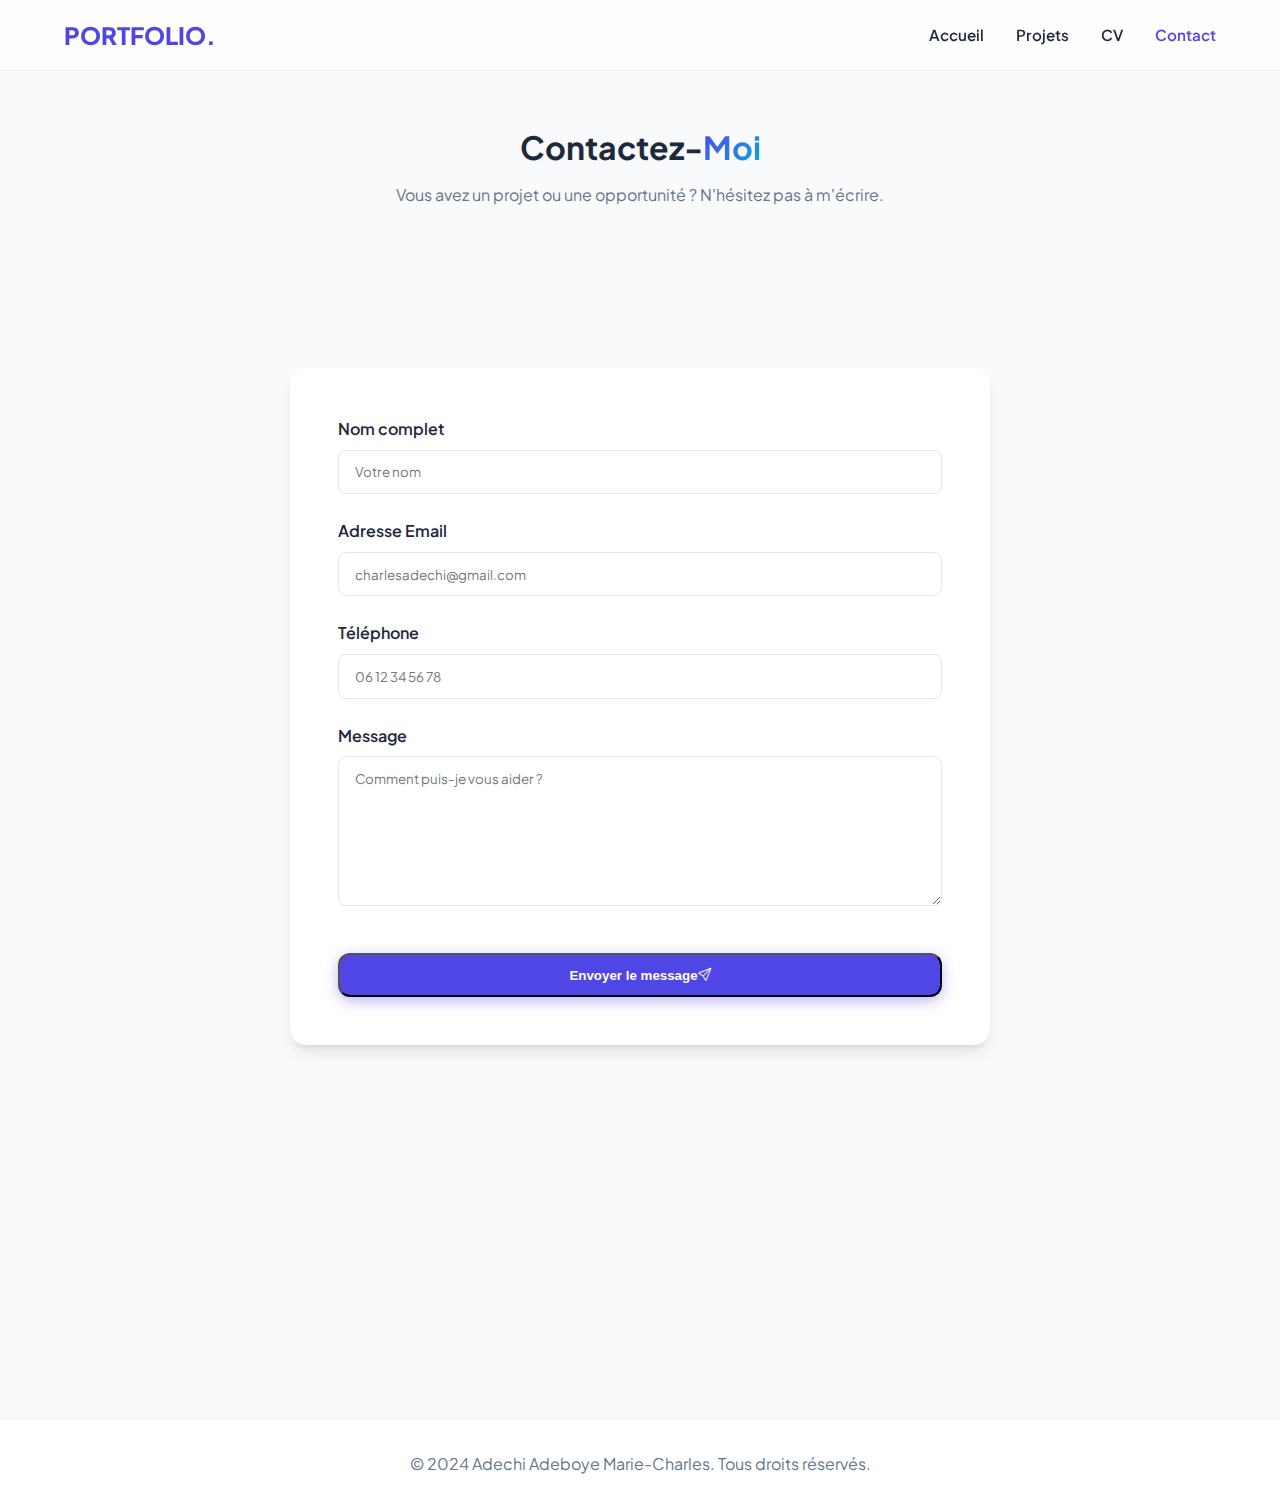
<file: contact.html>
<!DOCTYPE html>
<html lang="fr">
<head>
    <meta charset="UTF-8">
    <meta name="viewport" content="width=device-width, initial-scale=1.0">
    <title>Contact - Portfolio</title>
    
    <link rel="preconnect" href="https://fonts.googleapis.com">
    <link rel="preconnect" href="https://fonts.gstatic.com" crossorigin>
    <link href="https://fonts.googleapis.com/css2?family=Plus+Jakarta+Sans:wght@300;400;600;700;800&display=swap" rel="stylesheet">
    <link rel="stylesheet" href="https://cdn.jsdelivr.net/npm/bootstrap-icons@1.10.0/font/bootstrap-icons.css">
    <link rel="stylesheet" href="css/modern-style.css">
    <link rel="icon" type="image/x-icon" href="assets/favicon.ico" />
</head>
<body>

    <nav class="navbar">
        <a href="index.html" class="logo">PORTFOLIO<span style="color:var(--primary)">.</span></a>
        <div class="nav-toggle"><i class="bi bi-list"></i></div>
        <ul class="nav-links">
            <li><a href="index.html">Accueil</a></li>
            <li><a href="projects.html">Projets</a></li>
            <li><a href="resume.html">CV</a></li>
            <li><a href="contact.html" class="active">Contact</a></li>
        </ul>
    </nav>

    <header class="section" style="padding-top: 8rem; text-align: center;">
        <div class="section-title" data-aos="fade-up">
            <h1>Contactez-<span class="text-gradient">Moi</span></h1>
            <p style="color: var(--gray);">Vous avez un projet ou une opportunité ? N'hésitez pas à m'écrire.</p>
        </div>
    </header>

    <section class="section" style="padding-top: 0;">
        <div class="form-container" data-aos="fade-up" style="transition-delay: 0.1s">
            <form id="contactForm" name="contact" method="POST" data-netlify="true">
                <!-- Champ caché requis par Netlify pour identifier le formulaire -->
                <input type="hidden" name="form-name" value="contact">
                
                <div class="form-group">
                    <label for="name">Nom complet</label>
                    <input class="form-control" id="name" name="name" type="text" placeholder="Votre nom" required />
                </div>

                <div class="form-group">
                    <label for="email">Adresse Email</label>
                    <input class="form-control" id="email" name="email" type="email" placeholder="charlesadechi@gmail.com" required />
                </div>

                <div class="form-group">
                    <label for="phone">Téléphone</label>
                    <input class="form-control" id="phone" name="phone" type="tel" placeholder="06 12 34 56 78" required />
                </div>

                <div class="form-group">
                    <label for="message">Message</label>
                    <textarea class="form-control" id="message" name="message" placeholder="Comment puis-je vous aider ?" required></textarea>
                </div>

                <button class="btn btn-primary" id="submitButton" type="submit" style="width: 100%; margin-top: 1rem;">
                    Envoyer le message <i class="bi bi-send"></i>
                </button>
            </form>
        </div>
    </section>

    <section class="section" style="text-align: center;" data-aos="fade-up">
        <div style="display: flex; justify-content: center; gap: 2rem; flex-wrap: wrap;">
            <div>
                <i class="bi bi-envelope text-gradient" style="font-size: 2rem;"></i>
                <p style="margin-top: 0.5rem; font-weight: 600;">Email</p>
            </div>
            <div>
                <i class="bi bi-linkedin text-gradient" style="font-size: 2rem;"></i>
                <p style="margin-top: 0.5rem; font-weight: 600;">LinkedIn</p>
            </div>
            <div>
                <i class="bi bi-github text-gradient" style="font-size: 2rem;"></i>
                <p style="margin-top: 0.5rem; font-weight: 600;">GitHub</p>
            </div>
        </div>
    </section>

    <footer>
        <p>&copy; 2024 Adechi Adeboye Marie-Charles. Tous droits réservés.</p>
    </footer>

    <script src="js/modern-script.js"></script>
</body>
</html>
</file>
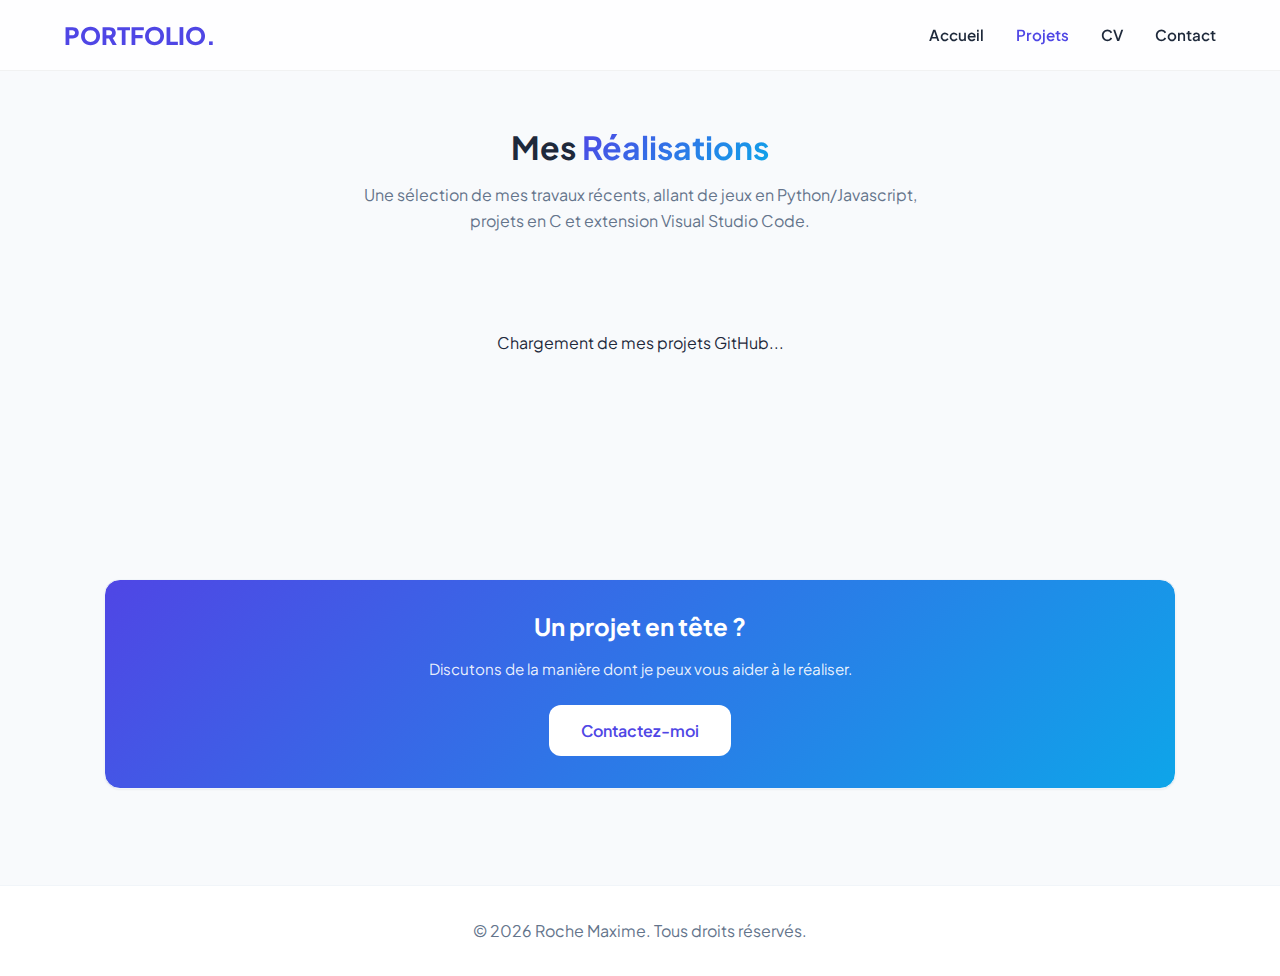
<file: projects.html>
<!DOCTYPE html>
<html lang="fr">
<head>
    <meta charset="UTF-8">
    <meta name="viewport" content="width=device-width, initial-scale=1.0">
    <title>Projets - Portfolio</title>
    
    <link rel="preconnect" href="https://fonts.googleapis.com">
    <link rel="preconnect" href="https://fonts.gstatic.com" crossorigin>
    <link href="https://fonts.googleapis.com/css2?family=Plus+Jakarta+Sans:wght@300;400;600;700;800&display=swap" rel="stylesheet">
    <link rel="stylesheet" href="https://cdn.jsdelivr.net/npm/bootstrap-icons@1.10.0/font/bootstrap-icons.css">
    <link rel="stylesheet" href="css/modern-style.css">
    <link rel="icon" type="image/x-icon" href="assets/favicon.ico" />
</head>
<body>

    <nav class="navbar">
        <a href="index.html" class="logo">PORTFOLIO<span style="color:var(--primary)">.</span></a>
        <div class="nav-toggle"><i class="bi bi-list"></i></div>
        <ul class="nav-links">
            <li><a href="index.html">Accueil</a></li>
            <li><a href="projects.html" class="active">Projets</a></li>
            <li><a href="resume.html">CV</a></li>
            <li><a href="contact.html">Contact</a></li>
        </ul>
    </nav>

    <header class="section" style="padding-top: 8rem; padding-bottom: 2rem;">
        <div class="section-title" data-aos="fade-up">
            <h1>Mes <span class="text-gradient">Réalisations</span></h1>
            <p style="color: var(--gray); max-width: 600px; margin: 0 auto;">Une sélection de mes travaux récents, allant de jeux en Python/Javascript, projets en C et extension Visual Studio Code.</p>
        </div>
    </header>

    <section class="section" style="padding-top: 0;">
        <div id="github-projects" class="grid">
            <p style="text-align: center; grid-column: 1/-1;">Chargement de mes projets GitHub...</p>
        </div>
    </section>

    <section class="section" style="text-align: center; margin-top: 2rem;" data-aos="fade-up">
        <div class="card" style="background: linear-gradient(135deg, var(--primary), var(--secondary)); color: white;">
            <div class="card-body">
                <h2 style="margin-bottom: 1rem;">Un projet en tête ?</h2>
                <p style="color: rgba(255,255,255,0.9);">Discutons de la manière dont je peux vous aider à le réaliser.</p>
                <a href="contact.html" class="btn" style="background: white; color: var(--primary);">Contactez-moi</a>
            </div>
        </div>
    </section>

    <footer>
        <p>&copy; 2026 Roche Maxime. Tous droits réservés.</p>
    </footer>

    <script src="js/modern-script.js"></script>
</body>
</html>
</file>
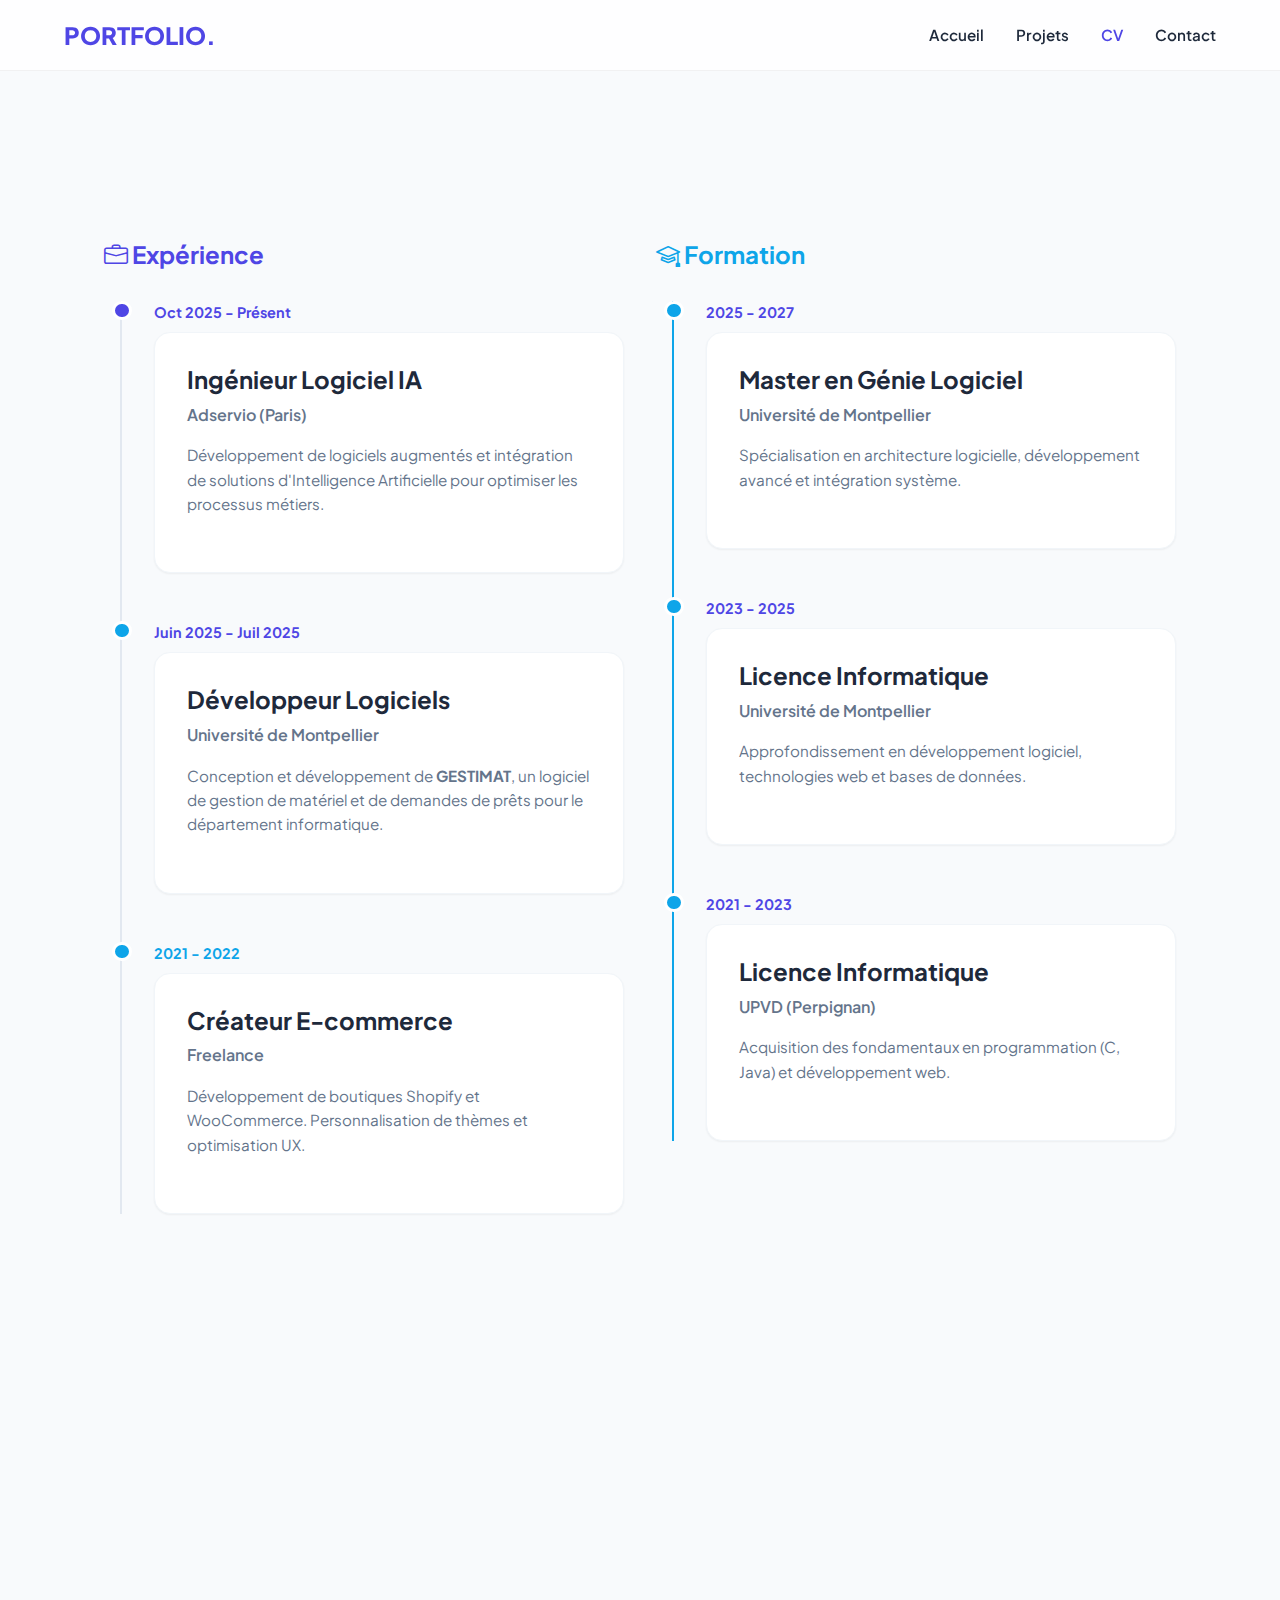
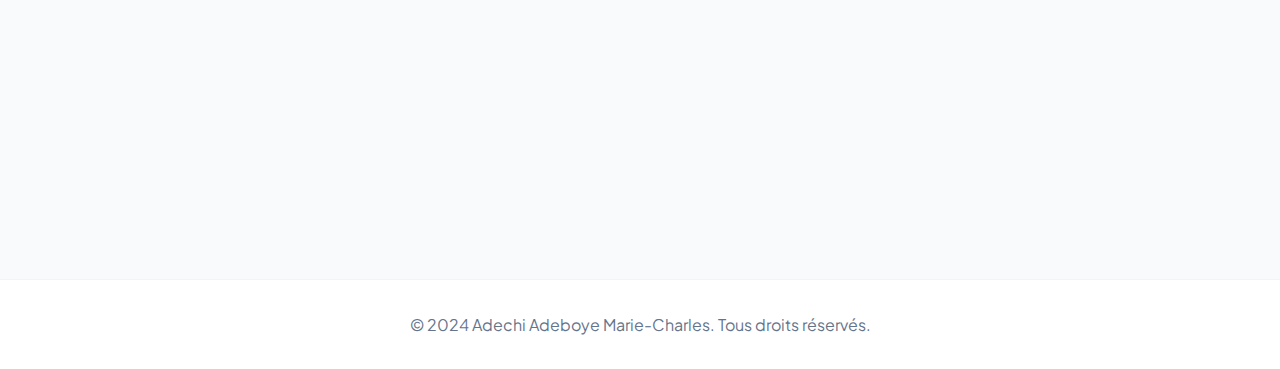
<file: resume.html>
<!DOCTYPE html>
<html lang="fr">
<head>
    <meta charset="UTF-8">
    <meta name="viewport" content="width=device-width, initial-scale=1.0">
    <title>CV - Portfolio</title>
    
    <link rel="preconnect" href="https://fonts.googleapis.com">
    <link rel="preconnect" href="https://fonts.gstatic.com" crossorigin>
    <link href="https://fonts.googleapis.com/css2?family=Plus+Jakarta+Sans:wght@300;400;600;700;800&display=swap" rel="stylesheet">
    <link rel="stylesheet" href="https://cdn.jsdelivr.net/npm/bootstrap-icons@1.10.0/font/bootstrap-icons.css">
    <link rel="stylesheet" href="css/modern-style.css">
    <link rel="icon" type="image/x-icon" href="assets/favicon.ico" />
</head>
<body>

    <nav class="navbar">
        <a href="index.html" class="logo">PORTFOLIO<span style="color:var(--primary)">.</span></a>
        <div class="nav-toggle"><i class="bi bi-list"></i></div>
        <ul class="nav-links">
            <li><a href="index.html">Accueil</a></li>
            <li><a href="projects.html">Projets</a></li>
            <li><a href="resume.html" class="active">CV</a></li>
            <li><a href="contact.html">Contact</a></li>
        </ul>
    </nav>

    <header class="section" style="padding-top: 8rem; padding-bottom: 2rem; display: flex; justify-content: space-between; align-items: flex-end; flex-wrap: wrap; gap: 2rem;">
        <div class="section-title" style="margin-bottom: 0; text-align: left;" data-aos="fade-right">
            <h1>Mon <span class="text-gradient">Parcours</span></h1>
            <p style="color: var(--gray);">Expériences professionnelles et formation académique.</p>
        </div>
        <a href="./assets/CV.pdf" download="CV.pdf" class="btn btn-primary" data-aos="fade-left">
            <i class="bi bi-download"></i> Télécharger le CV
        </a>
    </header>

    <section class="section" style="padding-top: 0;">
        <div class="grid" style="align-items: start;">
            
            <!-- Experience -->
            <div data-aos="fade-up">
                <h2 style="color: var(--primary); margin-bottom: 2rem;"><i class="bi bi-briefcase"></i> Expérience</h2>
                <div class="timeline">
                    
                    <div class="timeline-item">
                        <div class="timeline-dot"></div>
                        <div class="timeline-date">Oct 2025 - Présent</div>
                        <div class="card">
                            <div class="card-body">
                                <h3>Ingénieur Logiciel IA</h3>
                                <div style="font-weight: 600; color: var(--gray); margin-bottom: 1rem;">Adservio (Paris)</div>
                                <p>Développement de logiciels augmentés et intégration de solutions d'Intelligence Artificielle pour optimiser les processus métiers.</p>
                            </div>
                        </div>
                    </div>

                    <div class="timeline-item">
                        <div class="timeline-dot" style="background: var(--secondary);"></div>
                        <div class="timeline-date">Juin 2025 - Juil 2025</div>
                        <div class="card">
                            <div class="card-body">
                                <h3>Développeur Logiciels</h3>
                                <div style="font-weight: 600; color: var(--gray); margin-bottom: 1rem;">Université de Montpellier</div>
                                <p>Conception et développement de <strong>GESTIMAT</strong>, un logiciel de gestion de matériel et de demandes de prêts pour le département informatique.</p>
                            </div>
                        </div>
                    </div>

                    <div class="timeline-item">
                        <div class="timeline-dot" style="background: var(--secondary);"></div>
                        <div class="timeline-date" style="color: var(--secondary);">2021 - 2022</div>
                        <div class="card">
                            <div class="card-body">
                                <h3>Créateur E-commerce</h3>
                                <div style="font-weight: 600; color: var(--gray); margin-bottom: 1rem;">Freelance</div>
                                <p>Développement de boutiques Shopify et WooCommerce. Personnalisation de thèmes et optimisation UX.</p>
                            </div>
                        </div>
                    </div>

                </div>
            </div>

            <!-- Education -->
            <div data-aos="fade-up" style="transition-delay: 0.2s">
                <h2 style="color: var(--secondary); margin-bottom: 2rem;"><i class="bi bi-mortarboard"></i> Formation</h2>
                <div class="timeline" style="border-color: var(--secondary);">
                    
                    <div class="timeline-item">
                        <div class="timeline-dot" style="background: var(--secondary); border-color: white;"></div>
                        <div class="timeline-date">2025 - 2027</div>
                        <div class="card">
                            <div class="card-body">
                                <h3>Master en Génie Logiciel</h3>
                                <div style="font-weight: 600; color: var(--gray); margin-bottom: 1rem;">Université de Montpellier</div>
                                <p>Spécialisation en architecture logicielle, développement avancé et intégration système.</p>
                            </div>
                        </div>
                    </div>

                    <div class="timeline-item">
                        <div class="timeline-dot" style="background: var(--secondary); border-color: white;"></div>
                        <div class="timeline-date">2023 - 2025</div>
                        <div class="card">
                            <div class="card-body">
                                <h3>Licence Informatique</h3>
                                <div style="font-weight: 600; color: var(--gray); margin-bottom: 1rem;">Université de Montpellier</div>
                                <p>Approfondissement en développement logiciel, technologies web et bases de données.</p>
                            </div>
                        </div>
                    </div>

                    <div class="timeline-item">
                        <div class="timeline-dot" style="background: var(--secondary); border-color: white;"></div>
                        <div class="timeline-date">2021 - 2023</div>
                        <div class="card">
                            <div class="card-body">
                                <h3>Licence Informatique</h3>
                                <div style="font-weight: 600; color: var(--gray); margin-bottom: 1rem;">UPVD (Perpignan)</div>
                                <p>Acquisition des fondamentaux en programmation (C, Java) et développement web.</p>
                            </div>
                        </div>
                    </div>

                </div>
            </div>

        </div>
    </section>

    <!-- Skills & Certifications -->
    <section class="section bg-white" style="border-radius: var(--radius); margin-bottom: 4rem;" data-aos="fade-up">
        <div class="section-title">
            <h2>Compétences & <span class="text-gradient">Certifications</span></h2>
        </div>
        
        <div class="grid" style="grid-template-columns: repeat(auto-fit, minmax(250px, 1fr));">
            
            <div>
                <h4 style="margin-bottom: 1.5rem;">Domaines d'Expertise</h4>
                <div>
                    <span class="tag">Génie Logiciel</span>
                    <span class="tag">Intelligence Artificielle</span>
                    <span class="tag">Gestion de Projet</span>
                    <span class="tag">Gestion d'équipe</span>
                    <span class="tag">Développement Fullstack</span>
                </div>
            </div>

            <div>
                <h4 style="margin-bottom: 1.5rem;">Tech Stack</h4>
                <div>
                    <span class="tag">Python</span>
                    <span class="tag">Java</span>
                    <span class="tag">JavaScript/React</span>
                    <span class="tag">Git/GitHub</span>
                    <span class="tag">SQL</span>
                    <span class="tag">C</span>
                </div>
            </div>

            <div>
                <h4 style="margin-bottom: 1.5rem;">Certifications</h4>
                <ul style="list-style: none; padding-left: 0; color: var(--gray);">
                    <li style="margin-bottom: 0.5rem;"><i class="bi bi-check-circle-fill text-gradient"></i> Gestion de projet Agile</li>
                    <li style="margin-bottom: 0.5rem;"><i class="bi bi-check-circle-fill text-gradient"></i> L'IA pour les débutants</li>
                    <li style="margin-bottom: 0.5rem;"><i class="bi bi-check-circle-fill text-gradient"></i> Claude Code in Action</li>
                </ul>
            </div>

        </div>
    </section>

    <footer>
        <p>&copy; 2024 Adechi Adeboye Marie-Charles. Tous droits réservés.</p>
    </footer>

    <script src="js/modern-script.js"></script>
</body>
</html>
</file>
<file: css/modern-style.css>
:root {
    --primary: #4f46e5;
    --primary-dark: #4338ca;
    --secondary: #0ea5e9;
    --dark: #1e293b;
    --light: #f8fafc;
    --gray: #64748b;
    --white: #ffffff;
    --glass: rgba(255, 255, 255, 0.8);
    --shadow-sm: 0 1px 2px 0 rgb(0 0 0 / 0.05);
    --shadow-md: 0 4px 6px -1px rgb(0 0 0 / 0.1), 0 2px 4px -2px rgb(0 0 0 / 0.1);
    --shadow-lg: 0 10px 15px -3px rgb(0 0 0 / 0.1), 0 4px 6px -4px rgb(0 0 0 / 0.1);
    --radius: 1rem;
    --font-main: 'Plus Jakarta Sans', sans-serif;
}

* {
    margin: 0;
    padding: 0;
    box-sizing: border-box;
}

body {
    font-family: var(--font-main);
    background-color: var(--light);
    color: var(--dark);
    line-height: 1.6;
    overflow-x: hidden;
}

a {
    text-decoration: none;
    color: inherit;
    transition: all 0.3s ease;
}

/* Typography */
h1, h2, h3, h4, h5, h6 {
    font-weight: 700;
    line-height: 1.2;
    margin-bottom: 1rem;
}

.text-gradient {
    background: linear-gradient(135deg, var(--primary) 0%, var(--secondary) 100%);
    -webkit-background-clip: text;
    -webkit-text-fill-color: transparent;
    background-clip: text;
}

/* Navbar */
.navbar {
    position: fixed;
    top: 0;
    left: 0;
    width: 100%;
    background: var(--glass);
    backdrop-filter: blur(12px);
    -webkit-backdrop-filter: blur(12px);
    z-index: 1000;
    padding: 1rem 5%;
    display: flex;
    justify-content: space-between;
    align-items: center;
    border-bottom: 1px solid rgba(0,0,0,0.05);
}

.logo {
    font-size: 1.5rem;
    font-weight: 800;
    color: var(--primary);
}

.nav-links {
    display: flex;
    gap: 2rem;
    list-style: none;
}

.nav-links a {
    font-weight: 600;
    color: var(--dark);
    font-size: 0.95rem;
}

.nav-links a:hover, .nav-links a.active {
    color: var(--primary);
}

.nav-toggle {
    display: none;
    font-size: 1.5rem;
    cursor: pointer;
}

/* Hero Section */
.hero {
    min-height: 100vh;
    display: flex;
    align-items: center;
    justify-content: center;
    padding: 8rem 5% 5rem;
    background: radial-gradient(circle at top right, rgba(79, 70, 229, 0.1), transparent 40%),
                radial-gradient(circle at bottom left, rgba(14, 165, 233, 0.1), transparent 40%);
}

.hero-content {
    display: flex;
    flex-wrap: wrap;
    align-items: center;
    justify-content: space-between;
    max-width: 1200px;
    width: 100%;
    gap: 4rem;
}

.hero-text {
    flex: 1;
    min-width: 300px;
}

.hero-badge {
    display: inline-block;
    padding: 0.5rem 1rem;
    background: rgba(79, 70, 229, 0.1);
    color: var(--primary);
    border-radius: 2rem;
    font-weight: 600;
    font-size: 0.85rem;
    margin-bottom: 1.5rem;
}

.hero h1 {
    font-size: 3.5rem;
    margin-bottom: 1.5rem;
}

.hero p {
    font-size: 1.25rem;
    color: var(--gray);
    margin-bottom: 2rem;
}

.btn-group {
    display: flex;
    gap: 1rem;
}

.btn {
    display: inline-flex;
    align-items: center;
    justify-content: center;
    padding: 0.8rem 2rem;
    border-radius: 0.75rem;
    font-weight: 600;
    cursor: pointer;
    transition: transform 0.2s, box-shadow 0.2s;
}

.btn-primary {
    background: var(--primary);
    color: var(--white);
    box-shadow: 0 4px 14px 0 rgba(79, 70, 229, 0.39);
}

.btn-primary:hover {
    background: var(--primary-dark);
    transform: translateY(-2px);
}

.btn-success {
    background: #10b981;
    color: var(--white);
    border: none;
}

.btn-outline {
    background: var(--white);
    color: var(--dark);
    border: 1px solid #e2e8f0;
}

.btn-outline:hover {
    border-color: var(--dark);
    transform: translateY(-2px);
}

.hero-img {
    flex: 1;
    min-width: 300px;
    display: flex;
    justify-content: center;
    position: relative;
}

.profile-blob {
    width: 400px;
    height: 400px;
    background: linear-gradient(135deg, var(--primary), var(--secondary));
    border-radius: 30% 70% 70% 30% / 30% 30% 70% 70%;
    overflow: hidden;
    position: relative;
    animation: morph 8s ease-in-out infinite;
    box-shadow: var(--shadow-lg);
}

.profile-blob img {
    width: 100%;
    height: 100%;
    object-fit: cover;
    object-position: top;
}

@keyframes morph {
    0% { border-radius: 60% 40% 30% 70% / 60% 30% 70% 40%; }
    50% { border-radius: 30% 60% 70% 40% / 50% 60% 30% 60%; }
    100% { border-radius: 60% 40% 30% 70% / 60% 30% 70% 40%; }
}

/* Sections */
.section {
    padding: 6rem 5%;
    max-width: 1200px;
    margin: 0 auto;
}

.section-title {
    text-align: center;
    margin-bottom: 4rem;
}

.section-title h2 {
    font-size: 2.5rem;
    margin-bottom: 1rem;
}

/* Cards (Projects, Resume) */
.grid {
    display: grid;
    grid-template-columns: repeat(auto-fit, minmax(300px, 1fr));
    gap: 2rem;
}

.card {
    background: var(--white);
    border-radius: var(--radius);
    overflow: hidden;
    box-shadow: var(--shadow-sm);
    transition: transform 0.3s, box-shadow 0.3s;
    border: 1px solid #f1f5f9;
}

.card:hover {
    transform: translateY(-5px);
    box-shadow: var(--shadow-lg);
}

.card-img {
    width: 100%;
    height: 200px;
    object-fit: cover;
}

.card-body {
    padding: 2rem;
}

.card h3 {
    font-size: 1.5rem;
    margin-bottom: 0.5rem;
}

.card p {
    color: var(--gray);
    margin-bottom: 1.5rem;
    font-size: 0.95rem;
}

.tag {
    display: inline-block;
    padding: 0.25rem 0.75rem;
    background: #f1f5f9;
    color: var(--dark);
    border-radius: 1rem;
    font-size: 0.8rem;
    font-weight: 600;
    margin-right: 0.5rem;
    margin-bottom: 0.5rem;
}

/* Timeline (Resume) */
.timeline {
    position: relative;
    border-left: 2px solid #e2e8f0;
    padding-left: 2rem;
    margin-left: 1rem;
}

.timeline-item {
    margin-bottom: 3rem;
    position: relative;
}

.timeline-dot {
    position: absolute;
    left: -2.6rem;
    top: 0;
    width: 1.2rem;
    height: 1.2rem;
    background: var(--primary);
    border-radius: 50%;
    border: 3px solid var(--white);
}

.timeline-date {
    color: var(--primary);
    font-weight: 700;
    font-size: 0.9rem;
    margin-bottom: 0.5rem;
}

/* Contact Form */
.form-container {
    background: var(--white);
    padding: 3rem;
    border-radius: var(--radius);
    box-shadow: var(--shadow-lg);
    max-width: 700px;
    margin: 0 auto;
}

.form-group {
    margin-bottom: 1.5rem;
}

.form-group label {
    display: block;
    margin-bottom: 0.5rem;
    font-weight: 600;
}

.form-control {
    width: 100%;
    padding: 0.8rem 1rem;
    border: 1px solid #e2e8f0;
    border-radius: 0.5rem;
    font-family: inherit;
    transition: border-color 0.3s;
}

.form-control:focus {
    outline: none;
    border-color: var(--primary);
    box-shadow: 0 0 0 3px rgba(79, 70, 229, 0.1);
}

textarea.form-control {
    resize: vertical;
    min-height: 150px;
}

/* Footer */
footer {
    background: var(--white);
    padding: 2rem 5%;
    text-align: center;
    color: var(--gray);
    margin-top: auto;
    border-top: 1px solid #f1f5f9;
}

/* Mobile Responsive */
@media (max-width: 768px) {
    .hero h1 { font-size: 2.5rem; }
    .hero-content { flex-direction: column-reverse; text-align: center; }
    .hero-text { margin-top: 2rem; }
    .btn-group { justify-content: center; }
    .nav-links {
        position: fixed;
        top: 70px;
        right: -100%;
        width: 100%;
        background: var(--white);
        flex-direction: column;
        padding: 2rem;
        box-shadow: var(--shadow-lg);
        transition: 0.3s;
    }
    .nav-links.active { right: 0; }
    .nav-toggle { display: block; }
}

/* Animations Helper */
[data-aos] {
    opacity: 0;
    transform: translateY(20px);
    transition: opacity 0.6s ease, transform 0.6s ease;
}

[data-aos="fade-up"].visible {
    opacity: 1;
    transform: translateY(0);
}
</file>
